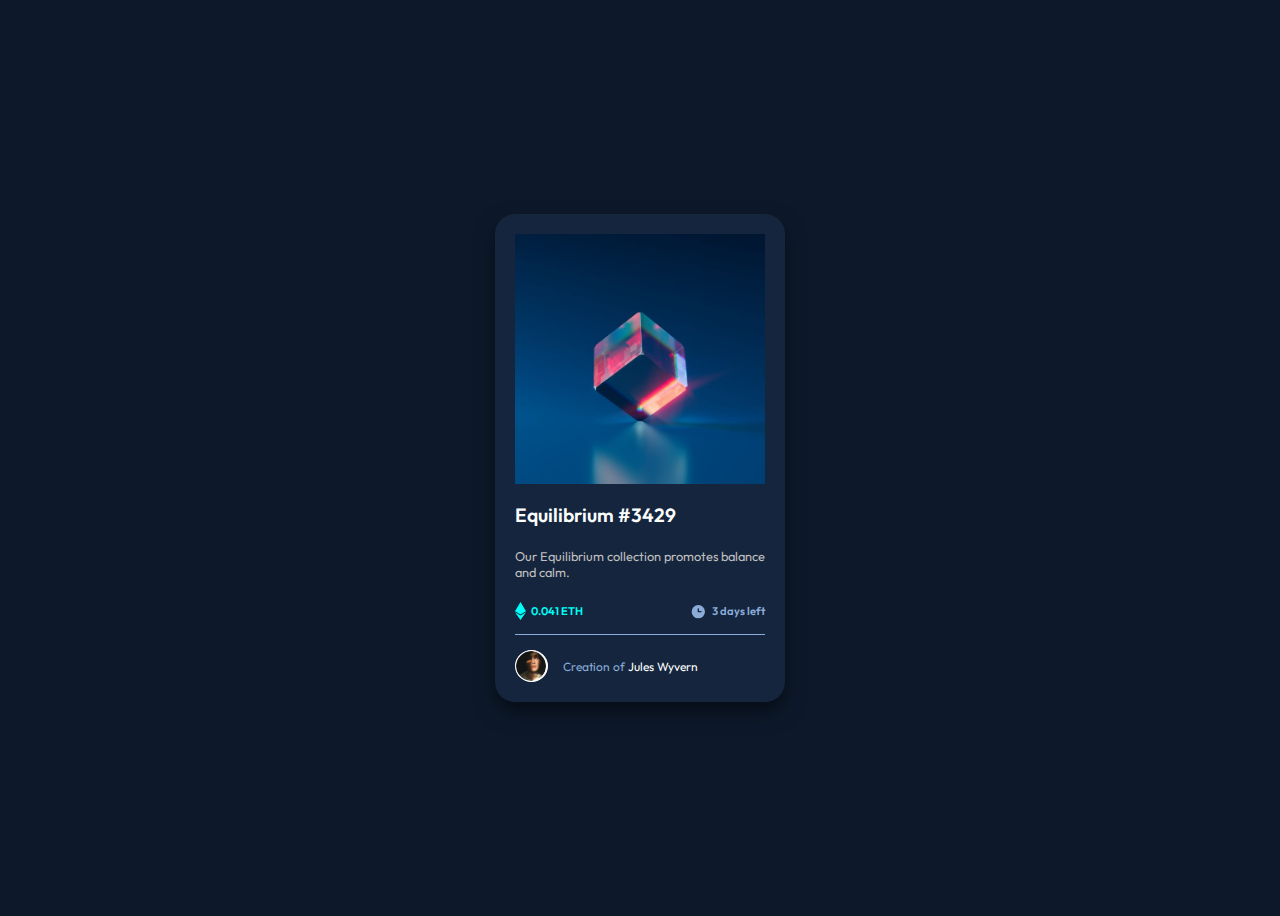
<file: Angelo_aula9/index.html>
<!DOCTYPE html>
<html lang="pt-br">
<head>
    <meta charset="UTF-8">
    <meta http-equiv="X-UA-Compatible" content="IE=edge">
    <meta name="viewport" content="width=device-width, initial-scale=1.0">

    <link rel="preconnect" href="https://fonts.googleapis.com">
    <link rel="preconnect" href="https://fonts.gstatic.com" crossorigin>
    <link href="https://fonts.googleapis.com/css2?family=Outfit:wght@100;200;300;400&display=swap" rel="stylesheet">

    <link rel="shortcut icon" href="icones/ETH.png" type="image/x-icon"> 

    <link rel="stylesheet" href="CSS/style.css">

    <title>Etherium</title>


</head>
<body>
    <div class="card">
        <div class="card-image">
            
            <img src="imagens/image-equilibrium.jpg" alt="Equilibrium Collection">
            <img class="overlay-image" src="icones/icon-view.svg" alt="Overlay Image">
            
        </div>
        <div class="card-details">
          <h3 class="card-title">Equilibrium #3429</h3>
          <p class="card-description">Our Equilibrium collection promotes balance and calm.</p>
          <div class="card-group">
            <h2 class="card-price"><img src="icones/icon-ethereum.svg" alt="Ethereum Icon"> 0.041 ETH</h2>
            <a class="card-time-left"><img src="icones/icon-clock.svg" alt="Clock Icon"> 3 days left</a>
          </div>
          <div class="card-final-details">
            <hr>
            <a class="card-creator"><img src="imagens/image-avatar.png" alt="Creator Avatar"> <span class="creation"> Creation of <span class="name">Jules Wyvern</span></span></a>
          </div>
        </div>
      </div>
      
</body>
</html>
</file>
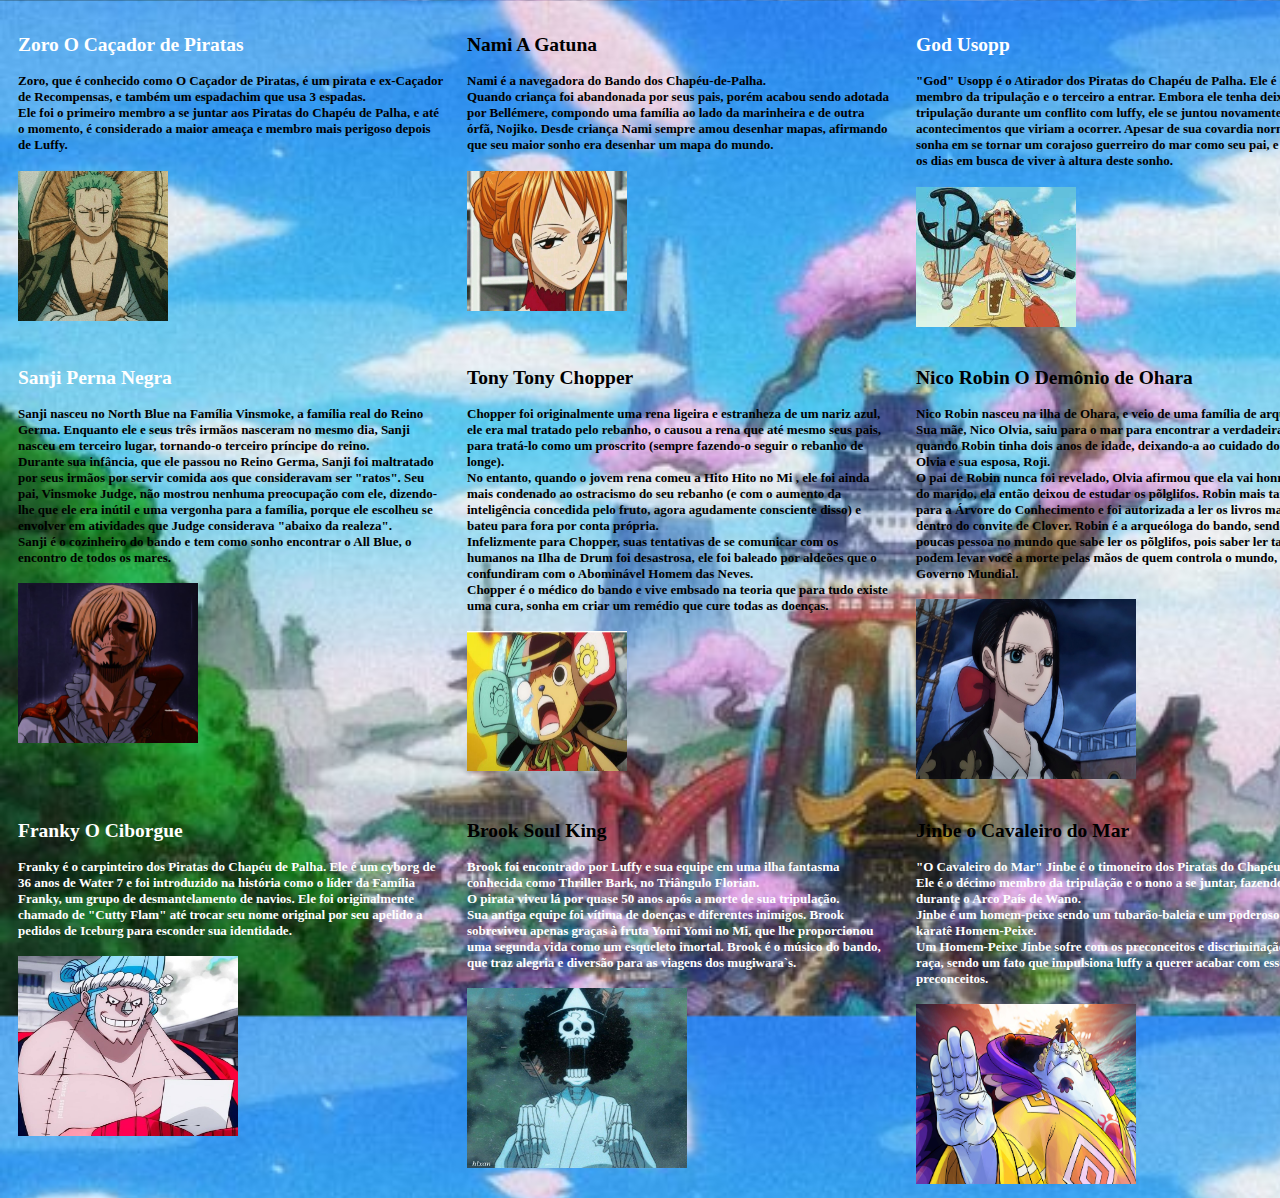
<file: Ted/index.html>
<!DOCTYPE html>
<html lang="en">
<head>
    <style>
        h1 {
       color:  #ffffff;
     }
     h2 {
       color:  #ffffff;
     }
     h3 {
       color:  #000000;
     }
     h4 {
       color:  #000000;
     }
     h5 {
       color:  #000000;
     }

     a {
       color:  #ff0000;
     }
    </style>


    <style>
        .highlight {
            color: rgb(0, 0, 0);
    }
    </style>

    <style>
        .highlight2 {
            color: rgb(255, 255, 255);
    }
    </style>

    <style>
        .highlight1 {
            color: rgb(255, 255, 255);
    }
    </style>
    

    <style>
        p1 {
            font-size: 13px;
        }
    </style>

     <style>
        p2 {
            font-size: 13px;
        }
    </style>

    <style>
        p3 {
            font-size: 13px;
         }
    </style>

    <style>
        p4 {
            font-size: 13px;
        }
    </style>

    <style>
        p5 {
            font-size: 13px;
        }
    </style>
     
    <style>
        p6 {
            font-size: 13px;
        }
    </style>

    <style>
        p7 {
             font-size: 13px;
        }
    </style>

    <style>
        p8 {
             font-size: 13px;
        }
    </style>

    <style>
        p9 {
            font-size: 13px;
        }
    </style>







<style>
    .container {
        display: inline-block;
        width: 25%;
        vertical-align: top;
        padding: 10px;     
    }
</style>
 
<style>
    .container1 {
        display: inline-block;
        width: 25%;
        vertical-align: top;
        padding: 10px;     
    }
</style>

<style>
    .container2 {
        display: inline-block;
        width: 25%;
        vertical-align: top;
        padding: 10px;     
    }
</style>







    <meta charset="UTF-8">
    <meta http-equiv="X-UA-Compatible" content="IE=edge">
    <meta name="viewport" content="width=device-width, initial-scale=1.0">
    <title>TED</title>
</head>
   <body>
    <style>
        body {
          height: 1000px;
          overflow: scroll;
        }
      </style>
      
      <style>
        body {
          width: 1700px;
          overflow-x: scroll;
        }
      </style>      

    <style>
        body {
          background-image: url('wano1.jpg');
          background-size: cover;
        }
        </style>


<head>
    <body>
        <div class="container">
        <p1><h2><span class="highlight2">Zoro O Caçador de Piratas</span></h2> 
         <h4>Zoro, que é conhecido como O Caçador de Piratas, é um pirata e ex-Caçador de Recompensas,
            e também um espadachim que usa 3 espadas.</br>
                Ele foi o primeiro membro a se juntar aos Piratas do Chapéu de Palha,
                e até o momento, é considerado a maior ameaça e membro mais perigoso depois de Luffy. 
                </h4>
                <img src="zoro.jpg" alt="zoro" style="width: 150px;height:150px;">
        </p1></div>
        
        <div class="container">
        <p2><h2><span class="highlight">Nami A Gatuna</span></h2>
            <h4>Nami é a navegadora do Bando dos Chapéu-de-Palha. </br>
            Quando criança foi abandonada por seus pais, porém acabou sendo adotada por Bellémere,
            compondo uma família ao lado da marinheira e de outra órfã, Nojiko.
            Desde criança Nami sempre amou desenhar mapas, afirmando que seu maior sonho era desenhar um mapa do mundo.
            </h4>
            <img src="nami.jpg" alt="nami" style="width:160px;height:140px;">
        </p2></div>
        
        <div class="container">
        <p3><h2><span class="highlight2">God Usopp</span></h2>
            <h4>"God" Usopp é o Atirador dos Piratas do Chapéu de Palha. 
                Ele é o quarto membro da tripulação e o terceiro a entrar. 
                Embora ele tenha deixado a tripulação durante um conflito com luffy, ele se juntou novamente após acontecimentos que viriam a ocorrer.
                Apesar de sua covardia normal, Usopp sonha em se tornar um corajoso guerreiro do mar como seu pai,
                e vive todos os dias em busca de viver à altura deste sonho.
            </h4>
            <img src="usopp.jpg" alt="usopp" style="width:160px;height:140px;">
        </p3></div>
        
        <div class="container1">
        <p4><h2><span class="highlight2">Sanji Perna Negra</span></h2>
            <h4>Sanji nasceu no North Blue na Família Vinsmoke,
                a família real do Reino Germa. Enquanto ele e seus três irmãos nasceram no mesmo dia,
                Sanji nasceu em terceiro lugar, tornando-o terceiro príncipe do reino.<br>
                Durante sua infância, que ele passou no Reino Germa, Sanji foi maltratado por seus irmãos por servir comida aos que consideravam ser "ratos".
                Seu pai, Vinsmoke Judge, não mostrou nenhuma preocupação com ele,
                dizendo-lhe que ele era inútil e uma vergonha para a família,
                porque ele escolheu se envolver em atividades que Judge considerava "abaixo da realeza".<br>
                Sanji é o cozinheiro do bando e tem como sonho encontrar o All Blue, o encontro de todos os mares.
            </h4>
            <img src="sanji.jpg" alt="sanji" style="width:180px;height:160px;">
        </p4></div>

        <div class="container1">
        <p5><h2><span class="highlight">Tony Tony Chopper</span></h2>
            <h4>Chopper foi originalmente uma rena ligeira e estranheza de um nariz azul, ele era mal tratado pelo rebanho,
                o causou a rena que até mesmo seus pais, para tratá-lo como um proscrito (sempre fazendo-o seguir o rebanho de longe).<br>
                No entanto, quando o jovem rena comeu a Hito Hito no Mi , ele foi ainda mais condenado ao ostracismo do seu rebanho
                (e com o aumento da inteligência concedida pelo fruto, agora agudamente consciente disso) e bateu para fora por conta própria.<br>
                Infelizmente para Chopper, suas tentativas de se comunicar com os humanos na Ilha de Drum foi desastrosa,
                ele foi baleado por aldeões que o confundiram com o Abominável Homem das Neves.<br> 
                Chopper é o médico do bando e vive embsado na teoria que para tudo existe uma cura,
                sonha em criar um remédio que cure todas as doenças.
            </h4>
            <img src="chopper.jpg" alt="chopper" style="width:160px;height:140px;">
        </p5></div>

        <div class="container1">
        <p6><h2><span class="highlight">Nico Robin O Demônio de Ohara</span></h2>
            <h4>Nico Robin nasceu na ilha de Ohara, e veio de uma família de arqueólogos. 
                Sua mãe, Nico Olvia, saiu para o mar para encontrar a verdadeira história quando Robin tinha dois anos de idade, deixando-a ao cuidado do irmão de Olvia e sua esposa, Roji.<br>
                O pai de Robin nunca foi revelado, Olvia afirmou que ela vai honrar o sonho do marido, ela então deixou de estudar os põlglifos. 
                Robin mais tarde vagou para a Árvore do Conhecimento e foi autorizada a ler os livros mantidos dentro do convite de Clover.
                Robin é a arqueóloga do bando, sendo uma das poucas pessoa no mundo que sabe ler os põlglifos,
                pois saber ler tais pedras podem levar você a morte pelas mãos de quem controla o mundo, O Governo Mundial.
            </h4>
            <img src="robin.jpg" alt="robin" style="width:220px;height:180px;">
        </p6></div>

        <div class="container2">
        <p7><h2><span class="highlight2">Franky O Ciborgue</span></h2>
            <h4><span class="highlight1">Franky é o carpinteiro dos Piratas do Chapéu de Palha. Ele é um cyborg de 36 anos de Water 7 e foi introduzido na história como o líder da Família Franky, um grupo de desmantelamento de navios.
                Ele foi originalmente chamado de "Cutty Flam" até trocar seu nome original por seu apelido a pedidos de Iceburg para esconder sua identidade.</span>
            </h4>
            <img src="franky.jpg" alt="franky" style="width:220px;height:180px;">
        </p7></div>

        <div class="container2">
        <p8><h2><span class="highlight">Brook Soul King</span></h2>
            <h4><span class="highlight1">Brook foi encontrado por Luffy e sua equipe em uma ilha fantasma conhecida como Thriller Bark, no Triângulo Florian. 
                <br>O pirata viveu lá por quase 50 anos após a morte de sua tripulação.
                <br>Sua antiga equipe foi vítima de doenças e diferentes inimigos.
                Brook sobreviveu apenas graças à fruta Yomi Yomi no Mi, que lhe proporcionou uma segunda vida como um esqueleto imortal.
                Brook é o músico do bando, que traz alegria e diversão para as viagens dos mugiwara`s.</span>
            </h4>
            <img src="brook.jpg" alt="brook" style="width:220px;height:180px;">
        </p8></div>

        <div class="container2">
        <p9><h2><span class="highlight">Jinbe o Cavaleiro do Mar</span></h2>
            <h4><span class="highlight2">"O Cavaleiro do Mar" Jinbe é o timoneiro dos Piratas do Chapéu de Palha.
                <br>Ele é o décimo membro da tripulação e o nono a se juntar, fazendo isso durante o Arco País de Wano.
                <br>Jinbe é um homem-peixe sendo um tubarão-baleia e um poderoso mestre do karatê Homem-Peixe.
                <br>Um Homem-Peixe Jinbe sofre com os preconceitos e discriminação por sua raça,
                sendo um fato que impulsiona luffy a querer acabar com esses preconceitos.</span>
            </h4>
            <img src="jinbe.jpg" alt="Jinbe" style="width:220px;height:180px;">

        </p9></div>
    </body>
</html>
</file>
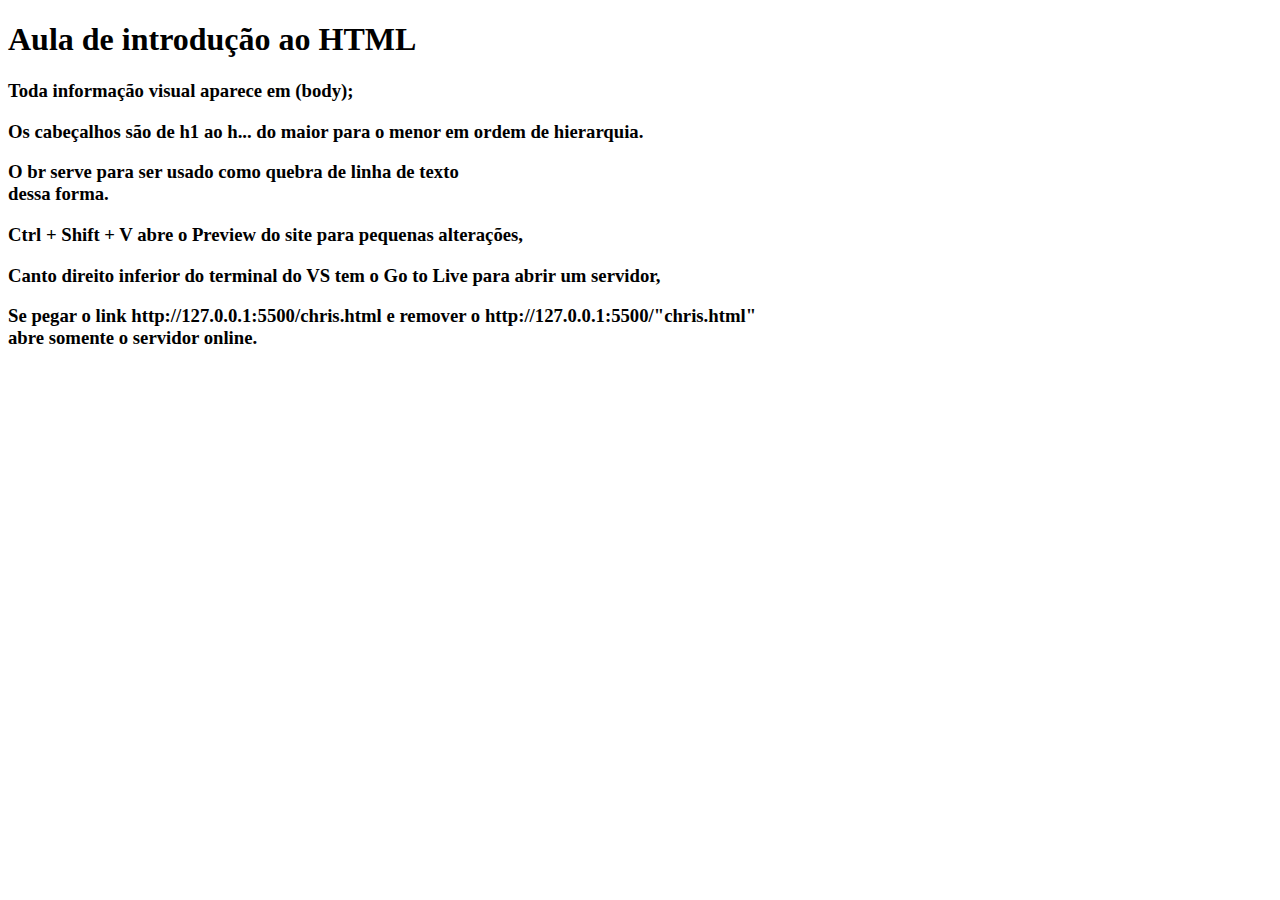
<file: Angelo_aula2/index1.html>
<!DOCTYPE html>
<html>
<head>
    <title>Não quero mais aula</title>
</head>
<body>
     <h1>Aula de introdução ao HTML
        <h3>Toda informação visual aparece em (body);</h3>
        <h3>Os cabeçalhos são de h1 ao h... do maior para o menor em ordem de hierarquia.</h3>
     <h3>O br serve para ser usado como quebra de linha de texto</br>
            dessa forma.</h3> 
     <h3>Ctrl + Shift + V abre o Preview do site para pequenas alterações,</h3>
     <h3> Canto direito inferior do terminal do VS tem o Go to Live para abrir um servidor,</h3>
     <h3>Se pegar o link http://127.0.0.1:5500/chris.html e remover o http://127.0.0.1:5500/"chris.html"</br>
        abre somente o servidor online.</h3>
</body>
</html>
</file>
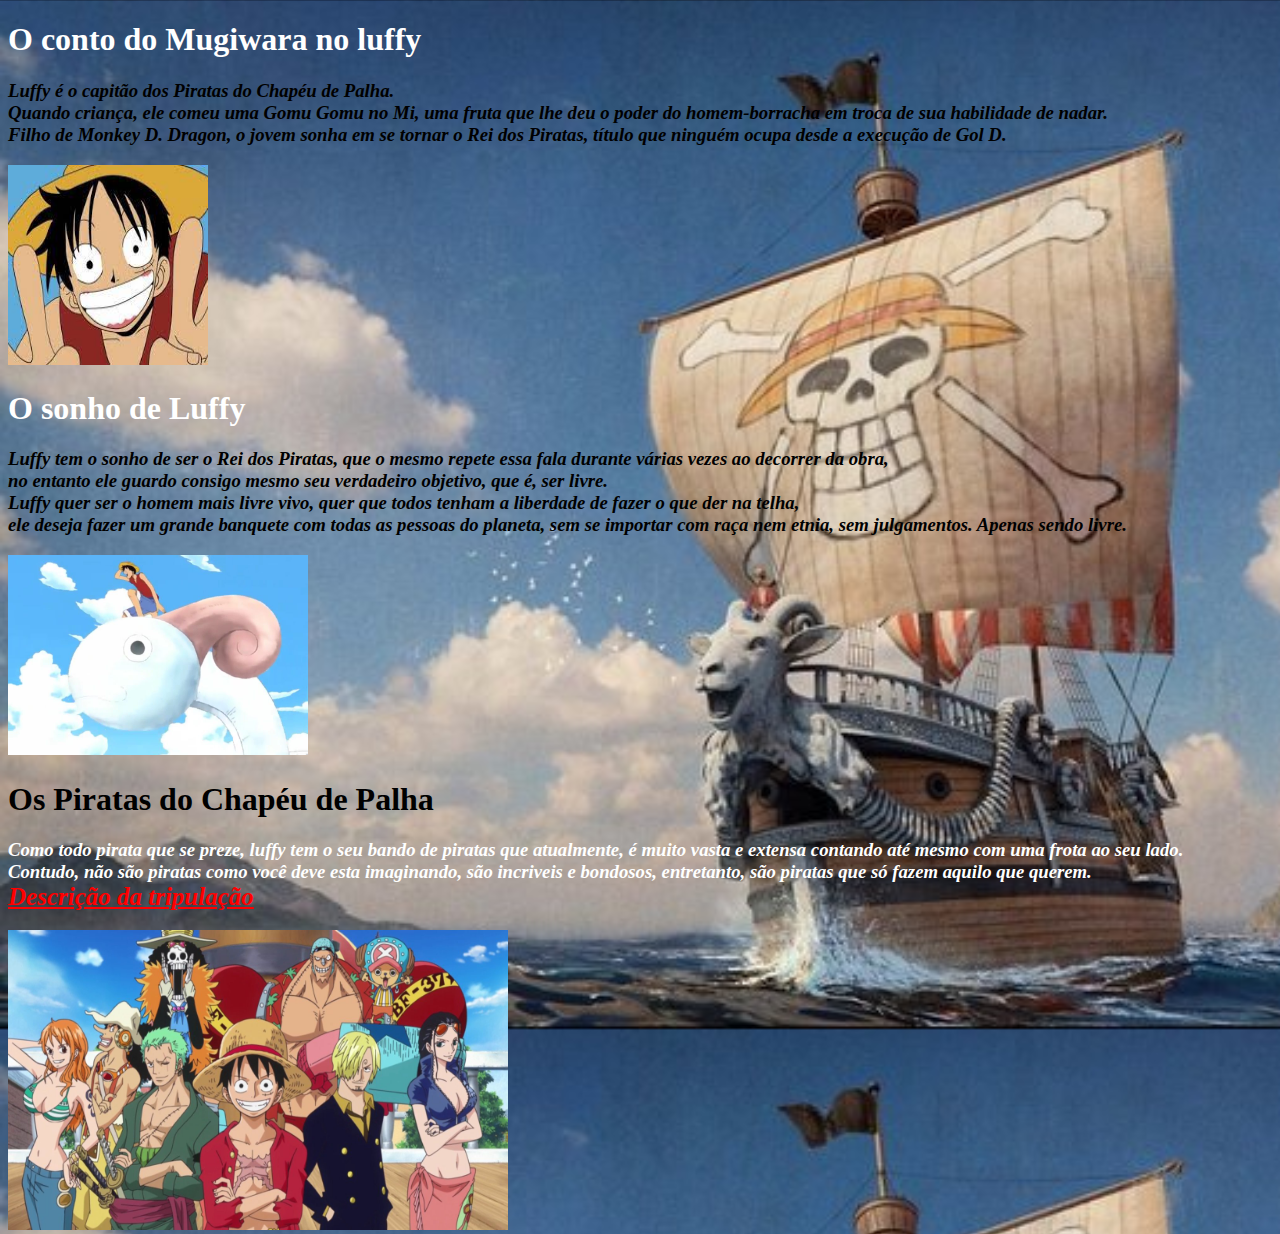
<file: Ted/ted.html>
<!DOCTYPE html>
<html lang="en">
<head>
    <style>
        h1 {
       color:  #ffffff;
     }
     h2 {
       color:  #ff0000;
     }
     h3 {
       color:  #000000;
     }
     a {
       color:  #ff0000;
     }
    </style>

    <style>
        .highlight {
            color: rgb(255, 255, 255);
    }
    </style>

    <style>
        .highlight1 {
            color: rgb(0, 0, 0);
    }
    </style>

    <style>
        a {
            font-size: 25px;
        }
    </style>



    <meta charset="UTF-8">
    <meta http-equiv="X-UA-Compatible" content="IE=edge">
    <meta name="viewport" content="width=device-width, initial-scale=1.0">
    <title>TED</title>
</head>
   <body>
    <style>
        body {
          height: 1000px;
          overflow: scroll;
        }
      </style>
   
   <style>
        body {
          background-image: url('merry.jpg');
          background-size: cover;
        }
        </style>
<head>
    <p>
        <h1><n>O conto do Mugiwara no luffy</n></h1>
        
        <h3><i>Luffy é o capitão dos Piratas do Chapéu de Palha.</br>
             Quando criança, ele comeu uma Gomu Gomu no Mi, uma fruta que lhe deu o poder do homem-borracha em troca de sua habilidade de nadar.</br>
             Filho de Monkey D. Dragon, o jovem sonha em se tornar o Rei dos Piratas, título que ninguém ocupa desde a execução de Gol D.
        </i></h3>
             <img src="Luffy.jpg" alt="Luffy" style="width:200px;height:200px;">
    </p>
     
    <p> 
        <h1>O sonho de Luffy</h1>
        
        <h3><i>Luffy tem o sonho de ser o Rei dos Piratas, que o mesmo repete essa fala durante várias vezes ao decorrer da obra,</br> 
            no entanto ele guardo consigo mesmo seu verdadeiro objetivo, que é, ser livre.</br>
            Luffy quer ser o homem mais livre vivo, quer que todos tenham a liberdade de fazer o que der na telha,</br>
            ele deseja fazer um grande banquete com todas as pessoas do planeta, sem se importar com raça nem etnia, sem julgamentos. Apenas sendo livre.
            
        </i></h3> 
        <img src="free.jpg" alt="free" style="width:220;height:200px;">
    </p>
    
     <p>
        <h1><span class="highlight1">Os Piratas do Chapéu de Palha</span></h1>

        <h3><i><span class="highlight">Como todo pirata que se preze, luffy tem o seu bando de piratas que atualmente, é muito vasta e extensa contando até mesmo com uma frota ao seu lado.</br>
            Contudo, não são piratas como você deve esta imaginando, são incriveis e bondosos, entretanto, são piratas que só fazem aquilo que querem.</br>
            <a href="index.html">Descrição da tripulação</a></span>
        </i></h3>
        <img src="bando.jpg" alt="bando" style="width:500px;height:300px;">        
     </p>
</body>
</html>
</file>
<file: Angelo_aula9/CSS/style.css>
@media only screen and (max-width: 375px) {
    body {
      min-height: auto;
    }
  
    .card {
      width: 90%;
    }
  }
  
  @media only screen and (min-width: 1440px) {
    .card {
      width: 25%;
    }
  }
        body {
            background-color: hsl(217, 54%, 11%);
            font-family: 'Outfit', sans-serif;
            display: flex;
            justify-content: center;
            align-items: center;
            min-height: 100vh;
          }
          
          .card {
            display: flex;
            flex-direction: column;
            justify-content: center;
            align-items: center;
            width: 250px;
            padding: 20px;
            border-radius: 20px;
            background-color: hsl(216, 50%, 16%);
            box-shadow: 0 10px 20px rgba(0, 0, 0, 0.5);
            font-family: 'Outfit', sans-serif;
            color: rgb(255, 255, 255);
          }
          
          .card-image {
            position: relative;
            width: 100%;
            height: 250px;
            background-color: hsl(215, 51%, 70%);
          }
          
          .card-image img {
            position: absolute;
            top: 0;
            left: 0;
            width: 100%;
            height: 100%;
            object-fit: cover;
            z-index: 1;
          }
          
          .card-image .overlay-image {
            position: absolute;
            cursor: pointer;
            top: 50%;
            left: 50%;
            transform: translate(-50%, -50%);
            width: 100%;
            height: auto;
            object-fit: none;
            z-index: 2;
            opacity: 0;
            background-color: transparent;
            transition: background-color 0.5s ease-in-out, opacity 0.5s ease-in-out;
          }
          
          .card-image:hover .overlay-image {
            opacity: 0.6;
            background-color: hsl(178, 100%, 50%);
          }
          
          
          .card .card-details {
            position: relative;
          }
          
          .card .card-details h3.card-title {
            color: hsl(180, 20%, 99%);
            cursor: pointer;
            padding-bottom: 2px;
            font-weight: 600;
            font-size: 120%;
            transition: color 0.3s ease-in-out
          }
          
          .card .card-details h3.card-title:hover {
            color: hsl(178, 100%, 50%);
          }
        
          .card .card-details p.card-description {
            color: hsl(0, 0%, 75%);
            font-size: 80%;
          }
          
          .card .card-group {
            position: relative;
            display: flex;
            justify-content: space-between;
            margin-top: 5px;
            align-items: center;
          }
          
          .card .card-group h2.card-price {
            display: flex;
            align-items: center;
            color: hsl(178, 100%, 50%);
            font-weight: 600;
            font-size: 70%;
          }
          
          .card .card-group h2.card-price img {
            height: 80%;
            margin-right: 5px;
          }
          
          .card .card-group a.card-time-left {
            display: flex;
            align-items: center;
            color: hsl(215, 51%, 70%);
            font-weight: 600;
            font-size: 70%;
          }
          
          .card .card-group a.card-time-left img {
            height: 80%;
            margin-right: 5px;
          }
          
          .card .card-final-details hr {
            border: none;
            height: 1px;
            background-color: hsl(215, 51%, 70%);
            margin-top: 5px;
            margin-bottom: 15px;
          }
          
          .card .card-final-details a.card-creator {
            color: hsl(215, 51%, 70%);
            font-size: 75%;
            display: flex;
            align-items: center;
          }
          
          .card .card-final-details a.card-creator span.creation {
            display: flex;
            align-items: center;
            margin: 0px 0px 0px 15px;
          }
          
          .card .card-final-details a.card-creator span.name {
            margin-left: 3px;
            cursor: pointer;
            color: #fff;
            transition: color 0.3s ease-in-out
          }
        
          .card .card-final-details a.card-creator span.name:hover {
            color: hsl(178, 100%, 50%);
          }
        
          .card .card-final-details a.card-creator img {
            position: relative;
            padding-right: 1px;
            width: 30px;
            height: 30px;
            display: flex;
            justify-content: center;
            background-color: #ffffff;
            border: 1px solid #ffffff;
            border-radius: 50%;
            flex-shrink: 0;
          }
</file>
